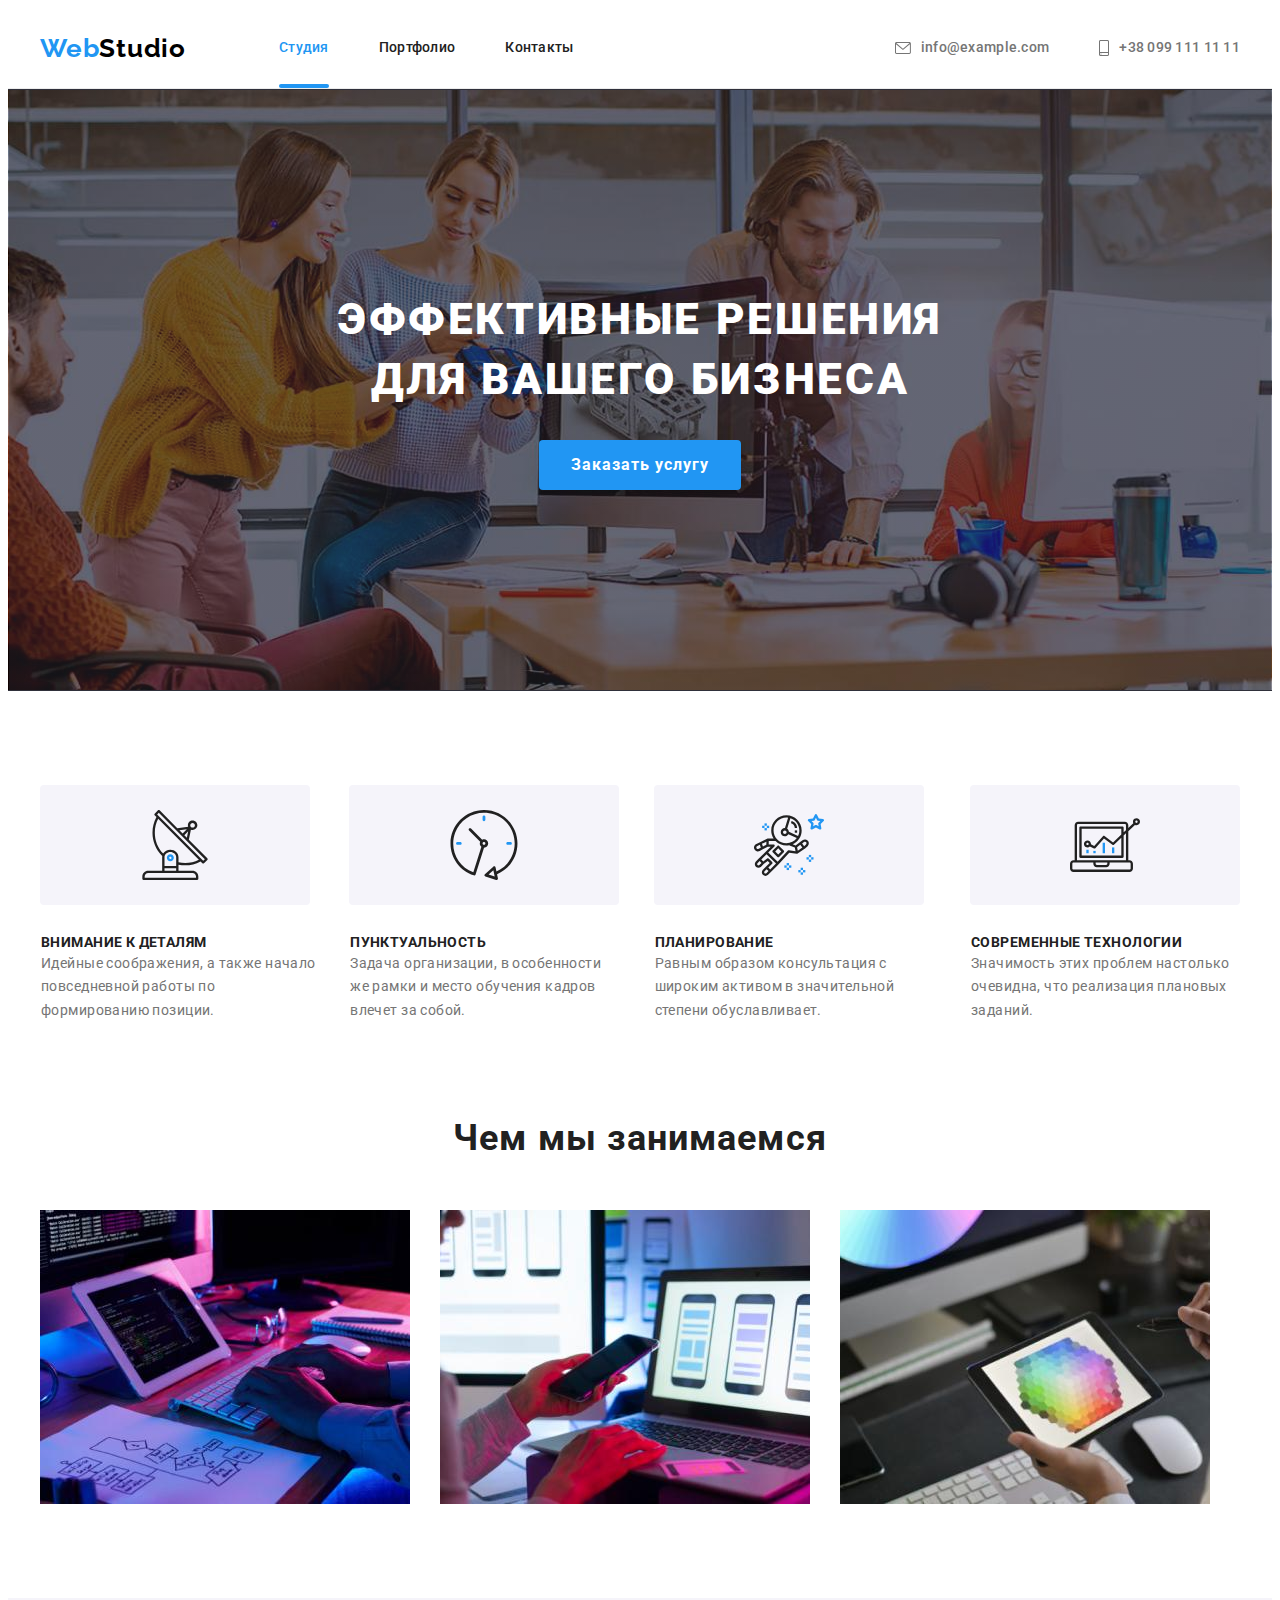
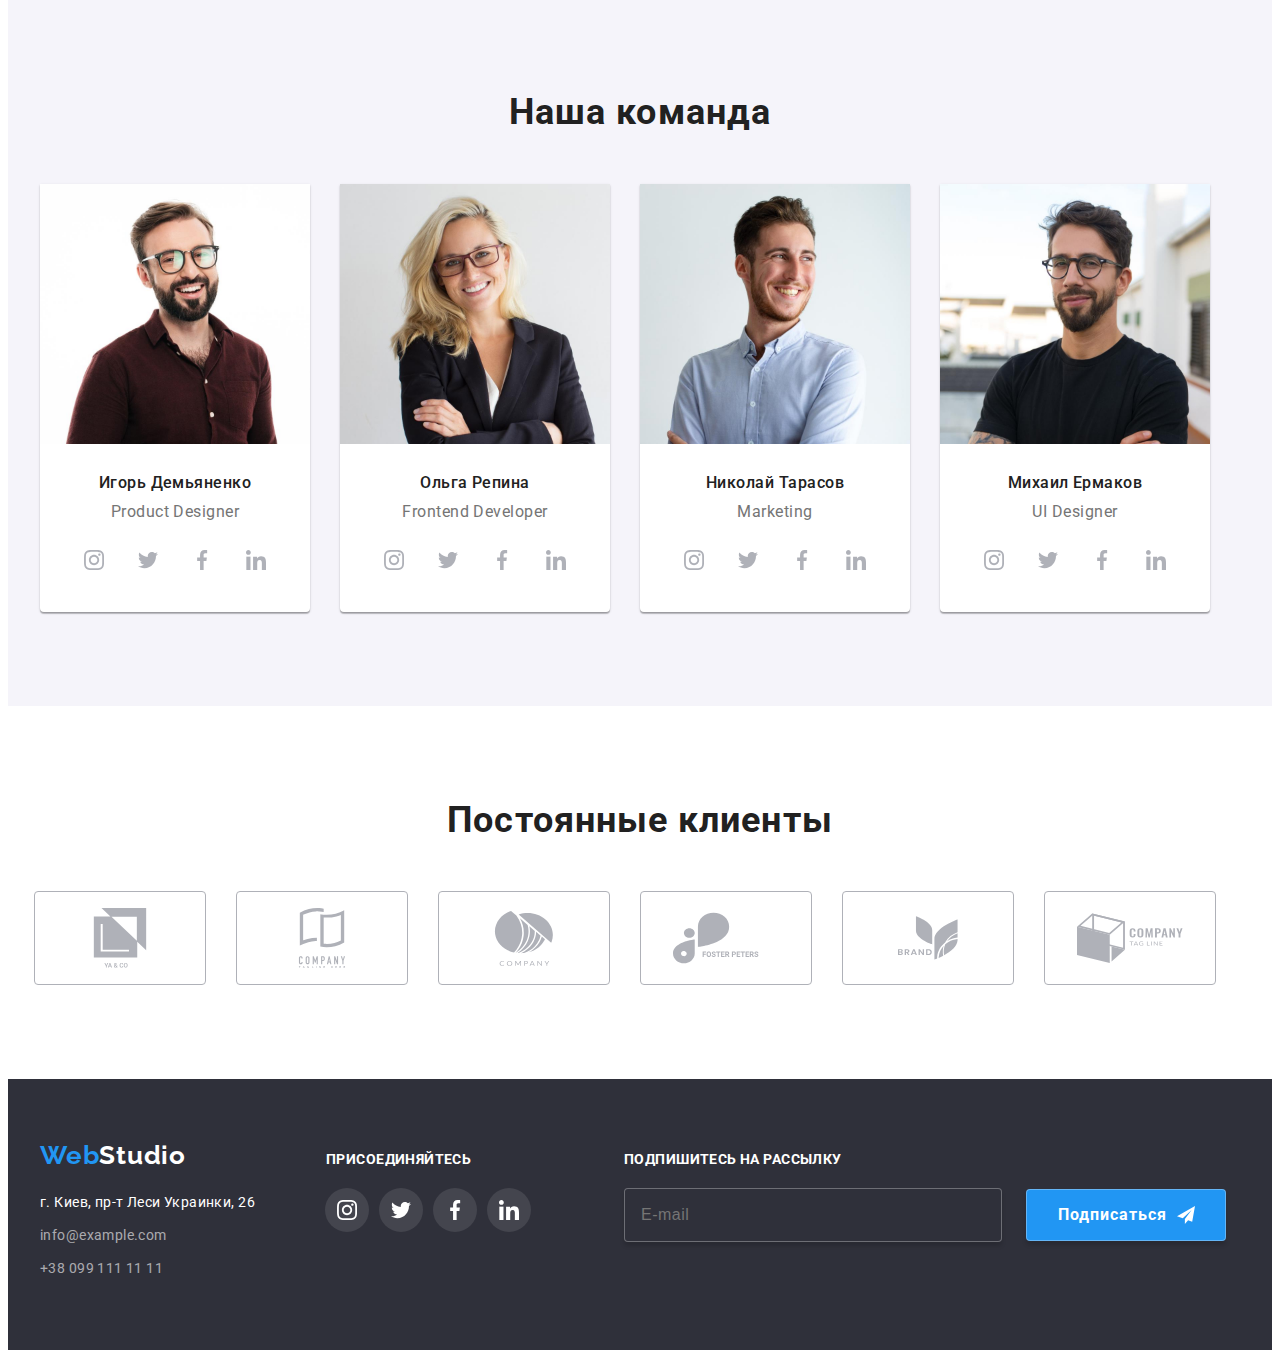
<file: index.html>
<!DOCTYPE html>
<html lang="ru">

<head>
    <meta charset="UTF-8">
    <meta http-equiv="X-UA-Compatible" content="IE=edge">
    <meta name="viewport" content="width=device-width, initial-scale=1.0">
    <title>WebStudio</title>
    <link rel="stylesheet" href="https://cdnjs.cloudflare.com/ajax/libs/modern-normalize/1.1.0/modern-normalize.min.css"
        integrity="sha512-wpPYUAdjBVSE4KJnH1VR1HeZfpl1ub8YT/NKx4PuQ5NmX2tKuGu6U/JRp5y+Y8XG2tV+wKQpNHVUX03MfMFn9Q=="
        crossorigin="anonymous" referrerpolicy="no-referrer" />
    <link rel="preconnect" href="https://fonts.googleapis.com">
    <link rel="preconnect" href="https://fonts.gstatic.com" crossorigin>
    <link
        href="https://fonts.googleapis.com/css2?family=Raleway:wght@700&family=Roboto:wght@400;500;700;900&display=swap"
        rel="stylesheet">
    <link rel="stylesheet" href="./css/styles.css" />
</head>

<body>

    <!-- Шапка сайта -->

    <header class="header">
        <div class="container header-navigation">
            <nav class="header-navigation">
                <a class="logo link" href="https://irynakozhukh.github.io/goit-markup-hw-06/index.html"><span
                        class="header-logo">Web</span>Studio</a>
                <ul class="header-list list">
                    <li class="header-item"><a href="https://irynakozhukh.github.io/goit-markup-hw-06/index.html"
                            class="header-link link current">Студия</a></li>
                    <li class="header-item"><a href="https://irynakozhukh.github.io/goit-markup-hw-06/portfolio.html"
                            class="header-link link">Портфолио</a></li>
                    <li class="header-item"><a href="https://irynakozhukh.github.io/goit-markup-hw-06/"
                            class="header-link link">Контакты</a></li>
                </ul>
            </nav>
            <ul class="list header-list header-link-style">
                <li class="header-item">
                    <a class="link header-link contacts"
                        href="mailto:info@example.com">
                        <svg class="envelope">
                            <use href="./images/icons.svg#icon-envelope"></use>
                        </svg>info@example.com</a>
                </li>
                <li class="header-item">
                    <a class="link header-link contacts" href="tel:+380991111111">
                        <svg class="smartphone">
                    <use href="./images/icons.svg#icon-smartphone-9"></use>
                        </svg>+38 099 111 11 11</a>
                </li>
            </ul>
        </div>
    </header>

    <main>

        <!-- Герой -->

        <section class="hero section">
            <div class="container">
                <h1 class="hero-title">Эффективные решения для вашего бизнеса</h1>
                <button class="hero-btn" type="button" data-modal-open>Заказать услугу</button>
            </div>
        </section>

        <!--СофтСкилы компании-->

        <section class="section">
            <h2 class="soft-title-text visually-hidden">Преимущества в сотрудничестве</h2>
            <div class="container">
                <ul class="soft-list list">
                    <li class="soft-pre-title">
                        <a href="" class="soft-link">
                            <svg width="70" height="70">
                                <use href="./images/icons.svg#icon-antenna">
                                </use>
                            </svg>
                        </a>
                        <h3 class="soft-title">Внимание к деталям</h3>
                        <p class="soft-after-title">Идейные соображения, а также начало повседневной работы по
                            формированию позиции.</p>
                    </li>
                    <li class="soft-pre-title">
                        <a href="" class="soft-link">
                            <svg width="70" height="70">
                                <use href="./images/icons.svg#icon-clock">
                                </use>
                            </svg>
                        </a>
                        <h3 class="soft-title">Пунктуальность</h3>
                        <p class="soft-after-title">Задача организации, в особенности же рамки и место обучения кадров
                            влечет за собой.</p>
                    </li>
                    <li class="soft-pre-title">
                        <a href="" class="soft-link">
                            <svg width="70" height="70">
                                <use href="./images/icons.svg#icon-astronaut">
                                </use>
                            </svg>
                        </a>
                        <h3 class="soft-title">Планирование</h3>
                        <p class="soft-after-title">Равным образом консультация с широким активом в значительной степени
                            обуславливает.</p>
                    </li>
                    <li class="soft-pre-title">
                        <a href="" class="soft-link">
                            <svg width="70" height="70">
                                <use href="./images/icons.svg#icon-diagram">
                                </use>
                            </svg>
                        </a>
                        <h3 class="soft-title">Современные технологии</h3>
                        <p class="soft-after-title">Значимость этих проблем настолько очевидна, что реализация плановых
                            заданий.</p>
                    </li>
                </ul>
            </div>
        </section>

        <!--Эбаут-->

        <section class="section about">
            <div class="container">
                <h2 class="about-title">Чем мы занимаемся</h2>
                <ul class="about-list list">
                    <li class="about-item">
                        <img src="./images/box1.jpg" alt="разработчик пишет программу; на столе лежит проект, 
            клавиатура, планшет, очки, тетрадь с карандашем, стоят два монитора." width="370" height="294">
                    </li>
                    <li class="about-item">
                        <img src="./images/box2.jpg"
                            alt="Разработчик мобильных приложений держит в руке смартфон смотря на экран монитора."
                            width="370" height="294">
                    </li>
                    <li class="about-item">
                        <img src="./images/box3.jpg"
                            alt="Дизайнер держит в руке планшет, на котором изображена палитра цветов." width="370"
                            height="294">
                    </li>
                </ul>
            </div>
        </section>

        <!--Тим-->

        <section class="section galery">
            <div class="container">
                <h2 class="galery-title">Наша команда</h2>
                <ul class="galery-list list">
                    <li class="galery-item">
                        <div class="galery-style">
                            <img class="images" src="./images/igor.jpg" alt="Мужчина в очках с бородой улыбается."
                                width="270" height="260">
                            <div class="card-body">
                                <h3 class="galery-text">Игорь Демьяненко</h3>
                                <p class="galery-eng-text" lang="en">Product Designer</p>
                                <ul class="team-social-list list">
                                    <li class="team-social-item">
                                        <a href="" class="team-social-link">
                                            <svg class="team-social-icon" width="20" height="20">
                                                <use href="./images/icons.svg#icon-instagram"
                                                ></use>
                                            </svg>
                                        </a>                                    
                                    </li>
                                    <li class="team-social-item">
                                        <a href="" class="team-social-link">
                                            <svg class="team-social-icon" width="20" height="20">
                                                <use href="./images/icons.svg#icon-twitter">
                                                </use>
                                            </svg>
                                        </a>
                                    </li>
                                    <li class="team-social-item">
                                        <a href="" class="team-social-link">
                                            <svg class="team-social-icon" width="20" height="20">
                                                <use href="./images/icons.svg#icon-facebook">
                                                </use>
                                            </svg>
                                        </a>
                                    </li>
                                    <li class="team-social-item">
                                        <a href="" class="team-social-link">
                                            <svg class="team-social-icon" width="20" height="20">
                                                <use href="./images/icons.svg#icon-linkedin">
                                                </use>
                                            </svg>
                                        </a>
                                    </li>
                                </ul>
                            </div>
                        </div>
                    </li>
                    <li class="galery-item">
                        <div class="galery-style">
                            <img class="images" src="./images/olga.jpg" alt="Девушка-блондинка сияет улыбкой."
                                width="270" height="260">
                            <div class="card-body">
                                <h3 class="galery-text">Ольга Репина</h3>
                                <p class="galery-eng-text" lang="en">Frontend Developer</p>
                                <ul class="team-social-list list">
                                    <li class="team-social-item">
                                        <a href="" class="team-social-link">
                                            <svg class="team-social-icon" width="20" height="20">
                                                <use href="./images/icons.svg#icon-instagram"></use>
                                            </svg>
                                        </a>
                                    </li>
                                    <li class="team-social-item">
                                        <a href="" class="team-social-link">
                                            <svg class="team-social-icon" width="20" height="20">
                                                <use href="./images/icons.svg#icon-twitter">
                                                </use>
                                            </svg>
                                        </a>
                                    </li>
                                    <li class="team-social-item">
                                        <a href="" class="team-social-link">
                                            <svg class="team-social-icon" width="20" height="20">
                                                <use href="./images/icons.svg#icon-facebook">
                                                </use>
                                            </svg>
                                        </a>
                                    </li>
                                    <li class="team-social-item">
                                        <a href="" class="team-social-link">
                                            <svg class="team-social-icon" width="20" height="20">
                                                <use href="./images/icons.svg#icon-linkedin">
                                                </use>
                                            </svg>
                                        </a>
                                    </li>
                                </ul>
                            </div>
                        </div>
                    </li>
                    <li class="galery-item">
                        <div class="galery-style">
                            <img class="images" src="./images/nikolai.jpg"
                                alt="Рыжеволосый парень смотрит в сторону илыбаясь." width="270" height="260">
                            <div class="card-body">
                                <h3 class="galery-text">Николай Тарасов</h3>
                                <p class="galery-eng-text" lang="en">Marketing</p>
                                <ul class="team-social-list list">
                                    <li class="team-social-item">
                                        <a href="" class="team-social-link">
                                            <svg class="team-social-icon" width="20" height="20">
                                                <use href="./images/icons.svg#icon-instagram"></use>
                                            </svg>
                                        </a>
                                    </li>
                                    <li class="team-social-item">
                                        <a href="" class="team-social-link">
                                            <svg class="team-social-icon" width="20" height="20">
                                                <use href="./images/icons.svg#icon-twitter">
                                                </use>
                                            </svg>
                                        </a>
                                    </li>
                                    <li class="team-social-item">
                                        <a href="" class="team-social-link">
                                            <svg class="team-social-icon" width="20" height="20">
                                                <use href="./images/icons.svg#icon-facebook">
                                                </use>
                                            </svg>
                                        </a>
                                    </li>
                                    <li class="team-social-item">
                                        <a href="" class="team-social-link">
                                            <svg class="team-social-icon" width="20" height="20">
                                                <use href="./images/icons.svg#icon-linkedin">
                                                </use>
                                            </svg>
                                        </a>
                                    </li>
                                </ul>
                            </div>
                        </div>
                    </li>
                    <li class="galery-item">
                        <div class="galery-style">
                            <img class="images" src="./images/michail.jpg"
                                alt="Мужчина в очках подозрительно ухмыляется." width="270" height="260">
                            <div class="card-body">
                                <h3 class="galery-text">Михаил Ермаков</h3>
                                <p class="galery-eng-text" lang="en">UI Designer</p>
                                <ul class="team-social-list list">
                                    <li class="team-social-item">
                                        <a href="" class="team-social-link">
                                            <svg class="team-social-icon" width="20" height="20">
                                                <use href="./images/icons.svg#icon-instagram"></use>
                                            </svg>
                                        </a>
                                    </li>
                                    <li class="team-social-item">
                                        <a href="" class="team-social-link">
                                            <svg class="team-social-icon" width="20" height="20">
                                                <use href="./images/icons.svg#icon-twitter">
                                                </use>
                                            </svg>
                                        </a>
                                    </li>
                                    <li class="team-social-item">
                                        <a href="" class="team-social-link">
                                            <svg class="team-social-icon" width="20" height="20">
                                                <use href="./images/icons.svg#icon-facebook">
                                                </use>
                                            </svg>
                                        </a>
                                    </li>
                                    <li class="team-social-item">
                                        <a href="" class="team-social-link">
                                            <svg class="team-social-icon" width="20" height="20">
                                                <use href="./images/icons.svg#icon-linkedin">
                                                </use>
                                            </svg>
                                        </a>
                                    </li>
                                </ul>
                            </div>
                        </div>
                    </li>
                </ul>
            </div>
        </section>
    <!-- Клиэнтс -->
        <section class="section">
            <div class="container">
                <h2 class="clients-title">Постоянные клиенты</h2>
                    <ul class="clients list ">
                        <li class="clients-list">
                            <a href="" class="clients-item">
                                <svg class="clients-icon" width="170" height="92">
                                    <use href="./images/icons.svg#icon-group-1">
                                    </use>
                                </svg>
                            </a>
                        </li>
                        <li class="clients-list">
                            <a href="" class="clients-item">
                                <svg class="clients-icon" width="170" height="92">
                                    <use href="./images/icons.svg#icon-group-2">
                                    </use>
                                </svg>
                            </a>
                        </li>
                        <li class="clients-list">
                            <a href="" class="clients-item">
                                <svg class="clients-icon" width="170" height="92">
                                    <use href="./images/icons.svg#icon-group-3">
                                    </use>
                                </svg>
                            </a>
                        </li>
                        <li class="clients-list">
                            <a href="" class="clients-item">
                                <svg class="clients-icon" width="170" height="92">
                                    <use href="./images/icons.svg#icon-group-4">
                                    </use>
                                </svg>
                            </a>
                        </li>
                        <li class="clients-list">
                            <a href="" class="clients-item">
                                <svg class="clients-icon" width="170" height="92">
                                    <use href="./images/icons.svg#icon-group-5">
                                    </use>
                                </svg>
                            </a>
                        </li>
                        <li class="clients-list">
                            <a href="" class="clients-item">
                                <svg class="clients-icon" width="170" height="92">
                                    <use href="./images/icons.svg#icon-group-6">
                                    </use>
                                </svg>
                            </a>
                        </li>
                    </ul>
            </div>

        </section>
    </main>
    <!-- Футер -->

    <footer class="footer">
        <div class="container">
            <div class="footer-navigation">
                <a class="logo link footer-logo" href=""><span class="header-logo">Web</span>Studio</a>
                    <address class="address-link">
                    <ul class="footer-link list">
                    <li><a class="footer-address-color link" href="https://goo.gl/maps/vSzQUJ8hVPghcMWJ7" target="_blank"
                            rel="noopener noreferrer">г. Киев, пр-т Леси Украинки,
                            26</a></li>
                    <li class="footer-link"><a class="footer-link contacts link"
                            href="mailto:info@example.com">info@example.com</a></li>
                    <li class="footer-link"><a class="footer-link contacts link" href="tel:+380991111111">+38 099 111 11 11</a>
                    </li>
                    </ul>
                    </address>
            </div>
            <div class="footer-social-icons">
                <p class="footer-text">присоединяйтесь</p>
                <ul class="list footer-social-list">
                    <li class="footer-social-item">
                    <a href="" class="footer-social-link">
                        <svg class="footer-icons" width="20" height="20">
                            <use href="./images/icons.svg#icon-instagram"></use>
                        </svg>
                    </a>
                    </li>
                    <li class="footer-social-item">
                    <a href="" class="footer-social-link">
                        <svg class="footer-icons" width="20" height="20">
                            <use href="./images/icons.svg#icon-twitter"></use>
                        </svg>
                    </a>
                    </li>
                    <li class="footer-social-item">
                    <a href="" class="footer-social-link">
                        <svg class="footer-icons" width="20" height="20">
                            <use href="./images/icons.svg#icon-facebook"></use>
                        </svg>
                    </a>
                    </li>
                    <li class="footer-social-item">
                    <a href="" class="footer-social-link">
                        <svg class="footer-icons" width="20" height="20">
                            <use href="./images/icons.svg#icon-linkedin"></use>
                        </svg>
                    </a>
                    </li>
                </ul>
            </div>
            <form class="down-contact">
                <label class="footer-modal">
                <span class="footer-text">Подпишитесь на рассылку</span>
                <input class="footer-modal-text" type="user-email" name="email" placeholder="E-mail">
                </label>
                <button type="submit" class="button footer-btn">
                <span class="form-btn-text">Подписаться</span>
                <svg class="input-footer-icon" width="18" height="18">
                <use href="./images/icons.svg#icon-send"></use>
                </svg>
                </button>
            </form>
        </div>
    </footer>
<div class="backdrop is-hidden" data-modal>
<div class="modal is-hidden" data-form-modal>
    <button type="button" class="modal-close" data-modal-close>
        <svg class="close-icon" width="18" height="18">
            <use href="./images/icons.svg#icon-close"></use>
        </svg>
    </button>
    <p class="modal-title">Оставьте свои данные, мы вам перезвоним</p>
    <form action="#" class="modal-form">
        <label class="modal-form-field">
            <label for="user-name" class="modal-label">Имя</label>
            <div class="input-wrap">
                <input type="text" name="user-name" class="modal-input" id="user-name" />
                <svg class="input-icon" width="18" height="18">
                <use href="./images/icons.svg#icon-person-black"></use>
            </svg>
            </div>
        </label>
        <div class="modal-form-field">
        <label for="user-tel" class="modal-label">Телефон</label>
            <div class="input-wrap">
                <input type="tel" name="user-tel" class="modal-input" id="user-tel" />
                <svg class="input-icon" width="18" height="18">
                <use href="./images/icons.svg#icon-phone-black"></use>
                </svg>
            </div>
        </div>
        <div class="modal-form-field">
        <label for="user-email" class="modal-label">Почта</label> 
            <div class="input-wrap">
                <input type="email" name="user-email" class="modal-input" id="user-email" />
                <svg class="input-icon" width="18" height="18">
                <use href="./images/icons.svg#icon-email-black"></use>
                </svg>
            </div>
        </div>
        <div class="modal-form-field">
        <label for="user-text" class="modal-label">Комментарий</label>
            <textarea name="user-text" id="user-comment" class="modal-text" placeholder="Введите текст"></textarea>
        </div>
        <div class="modal-form-field">
            <input type="checkbox" name="policy" id="modal-check" class="modal-check visually-hidden" />
            <label for="modal-check" class="check-text">
                <span class="checkbox-text">
                    <svg class="icon-check">
                        <use href="./images/icons.svg#icon-vector"></use>
                    </svg></span>
                Соглашаюсь с рассылкой и принимаю<a class="checkbox-text-accent" href="">Условия договора</a></label>
        </div>
        <button type="submit" class="modal-btn">Отправить</button>
    </form>

</div>
</div>
<script src="./js/modal.js"></script>
</body>

</html>
</file>
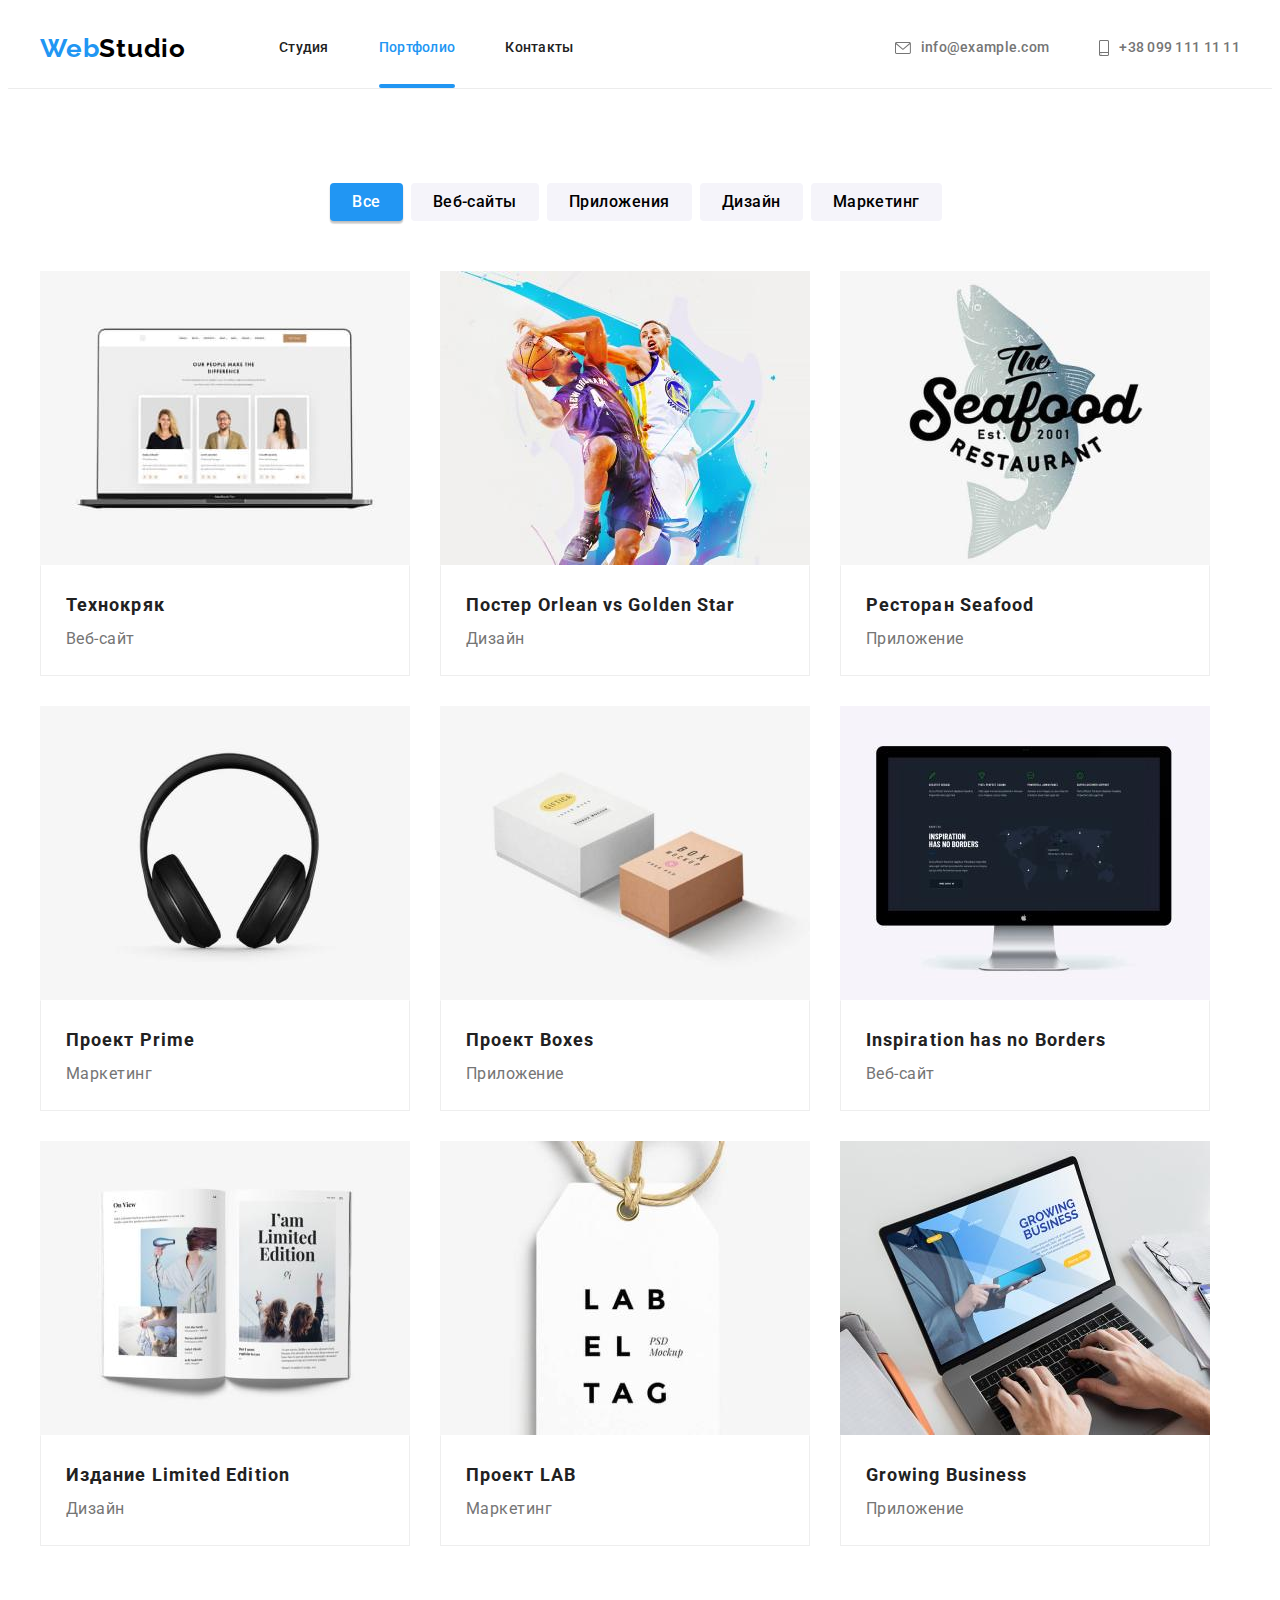
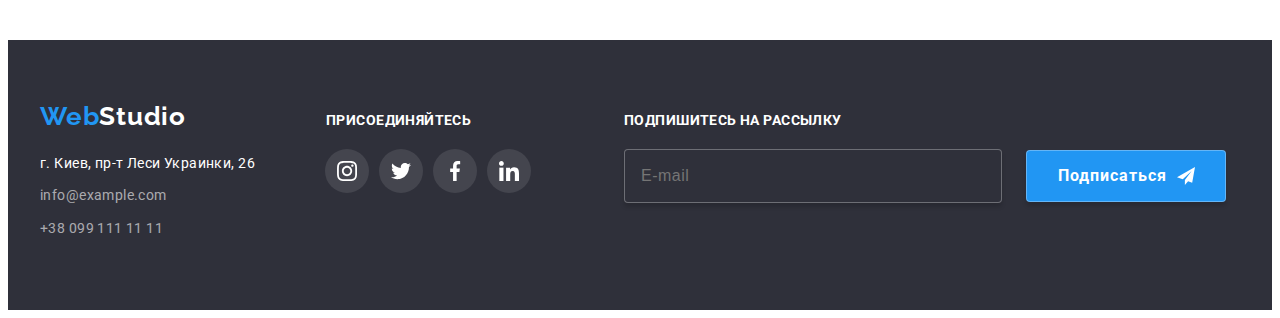
<file: portfolio.html>
<!DOCTYPE html>
<html lang="ru">
<head>
    <meta charset="UTF-8">
    <meta http-equiv="X-UA-Compatible" content="IE=edge">
    <meta name="viewport" content="width=device-width, initial-scale=1.0">
    <title>WebStudio</title>
    <link rel="stylesheet" href="https://cdnjs.cloudflare.com/ajax/libs/modern-normalize/1.1.0/modern-normalize.min.css"
        integrity="sha512-wpPYUAdjBVSE4KJnH1VR1HeZfpl1ub8YT/NKx4PuQ5NmX2tKuGu6U/JRp5y+Y8XG2tV+wKQpNHVUX03MfMFn9Q=="
        crossorigin="anonymous" referrerpolicy="no-referrer" />
    <link rel="preconnect" href="https://fonts.googleapis.com">
    <link rel="preconnect" href="https://fonts.gstatic.com" crossorigin>
    <link href="https://fonts.googleapis.com/css2?family=Raleway:wght@700&family=Roboto:wght@400;500;700;900&display=swap" rel="stylesheet">
    <link rel="stylesheet" href="./css/styles.css"/>
</head>
<body>

<!-- Шапка сайта -->

<header class="header">
    <div class="container header-navigation">
        <nav class="header-navigation">
        <a class="logo link" href="https://irynakozhukh.github.io/goit-markup-hw-06/index.html"><span class="header-logo">Web</span>Studio</a>
        <ul class="header-list list">
            <li class="header-item"><a href="./index.html" class="header-link link">Студия</a></li>
            <li class="header-item"><a href="./portfolio.html" class="header-link link current">Портфолио</a></li>
            <li class="header-item"><a href="" class="header-link link">Контакты</a></li>
        </ul>
        </nav>
        <ul class="list header-list header-link-style">
            <li class="header-item">
                <a class="link header-link contacts" href="mailto:info@example.com">
                    <svg class="envelope">
                        <use href="./images/icons.svg#icon-envelope"></use>
                    </svg>info@example.com</a>
            </li>
            <li class="header-item">
                <a class="link header-link contacts" href="tel:+380991111111">
                    <svg class="smartphone">
                        <use href="./images/icons.svg#icon-smartphone"></use>
                    </svg>+38 099 111 11 11</a>
            </li>
        </ul>
        </div>
</header>
<main>
<h1 class="soft-title-text visually-hidden">Портфолио</h1>
    <!-- Мейн-Батн-->

<section class="section portfolio">
        <div class="container">
            <ul class="list filter">
                <li class="portfolio-li"><button class="portfolio-btn current-btn" type="button">Все</button></li>
                <li class="portfolio-li"><button class="portfolio-btn" type="button">Веб-сайты</button></li>
                <li class="portfolio-li"><button class="portfolio-btn" type="button">Приложения</button></li>
                <li class="portfolio-li"><button class="portfolio-btn" type="button">Дизайн</button></li>
                <li class="portfolio-li"><button class="portfolio-btn" type="button">Маркетинг</button></li>
            </ul>
                <!-- Мейн-Портфолио-->

            <ul class="list items">
                <li class="portfolio-item">
                    <div class="portfolio-card">
                        <a class="link" href="https://irynakozhukh.github.io/goit-markup-hw-06/portfolio.html">
                            <div class="cadr-overflow">
                            <img class="images" src="./images/img-1.jpg" alt="Ноутбук с изображениями трех портфолио" width="370" height="294" />
                            <p class="portfolio-card-text">Технокряк это современная площадка распространения
                            коронавируса. Компании используют эту платформу для цифрового
                            шпионажа и атак на защищённые сервера конкурентов.</p>
                            </div>
                            <div class="card-body">
                                <h2 class="portfolio-titles">Технокряк</h2>
                                <p class="portfolio-after-titles">Веб-сайт</p>
                            </div>
                        </a>
                    </div>
                </li>
                <li class="portfolio-item"> 
                    <div class="portfolio-card">
                        <a class="link" href="https://irynakozhukh.github.io/goit-markup-hw-06/portfolio.html">
                            <div class="cadr-overflow">
                            <img class="images" src="./images/img-2.jpg" alt="Два баскетболиста в прыжке" width="370" height="294" />
                            <p class="portfolio-card-text">Lorem ipsum dolor sit amet consectetur adipisicing elit. A ab neque aperiam labore repellat corrupti iure nemo,
                                distinctio quaerat, accusamus laudantium odit reiciendis delectus eum.</p>
                            </div>
                            <div class="card-body">
                                <h2 class="portfolio-titles">Постер<span lang="en"> Orlean vs Golden Star</span></h2>
                                <p class="portfolio-after-titles">Дизайн</p>
                            </div>
                        </a>
                    </div>
                </li>
                <li class="portfolio-item">
                    <div class="portfolio-card">
                        <a class="link" href="https://irynakozhukh.github.io/goit-markup-hw-06/portfolio.html">
                            <div class="cadr-overflow">
                            <img class="images" src="./images/img-3.jpg" alt="Логотип ресторана Seafood" width="370" height="294" />
                            <p class="portfolio-card-text">Lorem ipsum dolor sit, amet consectetur adipisicing elit. Nesciunt totam exercitationem molestias, eveniet sequi,
                                laudantium velit qui impedit quisquam in? Ipsam, doloremque molestias! Blanditiis, ex accusamus.</p>
                            </div>
                            <div class="card-body">
                                <h2 class="portfolio-titles">Ресторан<span lang="en"> Seafood</span></h2>
                                <p class="portfolio-after-titles">Приложение</p>
                            </div>
                        </a>
                    </div>
                </li>
                <li class="portfolio-item">
                    <div class="portfolio-card">
                        <a class="link" href="https://irynakozhukh.github.io/goit-markup-hw-06/portfolio.html">
                            <div class="cadr-overflow">
                            <img class="images" src="./images/img-4.jpg" alt="Черные наушники" width="370" height="294"/>
                            <p class="portfolio-card-text">Lorem ipsum dolor sit amet consectetur adipisicing elit.
                                Corporis amet odio quidem asperiores voluptatem aliquam laudantium dolores omnis,
                                excepturi sint ea nostrum repudiandae et reiciendis.</p>
                            </div>
                            <div class="card-body">
                                <h2 class="portfolio-titles">Проект<span lang="en"> Prime</span></h2>
                                <p class="portfolio-after-titles">Маркетинг</p>
                            </div>
                        </a>
                    </div>
                </li>
                <li class="portfolio-item">
                    <div class="portfolio-card">
                        <a class="link" href="https://irynakozhukh.github.io/goit-markup-hw-06/portfolio.html">
                            <div class="cadr-overflow">
                            <img class="images" src="./images/img-5.jpg" alt="Лежат две коробки белого и коричневого цвета с надписями и логотипами" width="370" height="294"/>
                            <p class="portfolio-card-text">Lorem ipsum dolor sit amet consectetur adipisicing elit.
                                Corporis amet odio quidem asperiores voluptatem aliquam laudantium dolores omnis,
                                excepturi sint ea nostrum repudiandae et reiciendis accusamus id aperiam voluptate.</p>
                            </div>
                            <div class="card-body">
                                <h2 class="portfolio-titles">Проект<span lang="en"> Boxes</span></h2>
                                <p class="portfolio-after-titles">Приложение</p>
                            </div>
                        </a>
                    </div>
                </li>
                <li class="portfolio-item">
                    <div class="portfolio-card">
                        <a class="link" href="https://irynakozhukh.github.io/goit-markup-hw-06/portfolio.html">
                            <div class="cadr-overflow">
                            <img class="images" src="./images/img-6.jpg" alt="Монитор с изображением веб-сайта" width="370" height="294"/>
                            <p class="portfolio-card-text">Lorem ipsum dolor sit amet consectetur adipisicing elit. Quam sequi, impedit quaerat consectetur eum tenetur ea,
                                et reiciendis voluptas deleniti eligendi inventore asperiores ratione ipsum.</p>
                            </div>
                            <div class="card-body">
                                <h2 class="portfolio-titles" lang="en">Inspiration has no Borders</h2>
                                <p class="portfolio-after-titles">Веб-сайт</p>
                            </div>
                        </a>
                    </div>
                </li>
                <li class="portfolio-item">
                    <div class="portfolio-card">
                        <a class="link" href="https://irynakozhukh.github.io/goit-markup-hw-06/portfolio.html">
                            <div class="cadr-overflow">
                            <img class="images" src="./images/img-7.jpg" alt="Раскрытый журнал с дизайном в голубо-бело-серых тонах" width="370" height="294"/>
                            <p class="portfolio-card-text">Lorem ipsum dolor sit amet consectetur adipisicing elit. Ut perspiciatis ex fugit optio! Quis, quam! Inventore, nemo fuga! 
                                Veritatis necessitatibus minus quo quibusdam esse voluptatibus.</p>
                            </div>
                            <div class="card-body">
                                <h2 class="portfolio-titles">Издание<span lang="en"> Limited Edition</span></h2>
                                <p class="portfolio-after-titles">Дизайн</p>
                            </div>
                        </a>
                    </div>
                </li>
                <li class="portfolio-item">
                    <div class="portfolio-card">
                        <a class="link" href="https://irynakozhukh.github.io/goit-markup-hw-06/portfolio.html">
                            <div class="cadr-overflow">
                            <img class="images" src="./images/img-8.jpg" alt="Бирка с надписью: LAB EL TAG" width="370" height="294"/>
                            <p class="portfolio-card-text">Lorem ipsum dolor, sit amet consectetur adipisicing elit. Tempora quae repudiandae, 
                                minima reprehenderit eius autem iste quod amet rerum, officia, sed labore alias eligendi nemo!</p>
                            </div>
                            <div class="card-body">
                                <h2 class="portfolio-titles">Проект<span lang="en"> LAB</span></h2>
                                <p class="portfolio-after-titles">Маркетинг</p>
                            </div>
                        </a>
                    </div>
                </li>
                <li class="portfolio-item">
                    <div class="portfolio-card">
                        <a class="link" href="https://irynakozhukh.github.io/goit-markup-hw-06/portfolio.html">
                            <div class="cadr-overflow">
                            <img class="images" src="./images/img-9.jpg" alt="Ноутбук с изображением веб-сайта Growing Business" width="370" height="294"/>
                            <p class="portfolio-card-text">Lorem ipsum dolor sit amet consectetur adipisicing elit. 
                                Voluptate, architecto et voluptas odio voluptates doloribus optio illum facilis nam explicabo distinctio. 
                                Quam nemo sapiente enim.</p>
                            </div>
                            <div class="card-body">
                                <h2 class="portfolio-titles" lang="en">Growing Business</h2>
                                <p class="portfolio-after-titles">Приложение</p>
                            </div>
                        </a>
                    </div>
                </li>
            </ul>
        </div>
</section>

</main>
<!-- Футер -->

<footer class="footer">
    <div class="container">
        <div class="footer-navigation">
            <a class="logo link footer-logo" href=""><span class="header-logo">Web</span>Studio</a>
            <address class="address-link">
                <ul class="footer-link list">
                    <li><a class="footer-address-color link" href="https://goo.gl/maps/vSzQUJ8hVPghcMWJ7"
                            target="_blank" rel="noopener noreferrer">г. Киев, пр-т Леси Украинки,
                            26</a></li>
                    <li class="footer-link"><a class="footer-link contacts link"
                            href="mailto:info@example.com">info@example.com</a></li>
                    <li class="footer-link"><a class="footer-link contacts link" href="tel:+380991111111">+38 099 111 11
                            11</a>
                    </li>
                </ul>
            </address>
        </div>
        <div class="footer-social-icons">
            <p class="footer-text">присоединяйтесь</p>
            <ul class="list footer-social-list">
                <li class="footer-social-item">
                    <a href="" class="footer-social-link">
                        <svg class="footer-icons" width="20" height="20">
                            <use href="./images/icons.svg#icon-instagram"></use>
                        </svg>
                    </a>
                </li>
                <li class="footer-social-item">
                    <a href="" class="footer-social-link">
                        <svg class="footer-icons" width="20" height="20">
                            <use href="./images/icons.svg#icon-twitter"></use>
                        </svg>
                    </a>
                </li>
                <li class="footer-social-item">
                    <a href="" class="footer-social-link">
                        <svg class="footer-icons" width="20" height="20">
                            <use href="./images/icons.svg#icon-facebook"></use>
                        </svg>
                    </a>
                </li>
                <li class="footer-social-item">
                    <a href="" class="footer-social-link">
                        <svg class="footer-icons" width="20" height="20">
                            <use href="./images/icons.svg#icon-linkedin"></use>
                        </svg>
                    </a>
                </li>
            </ul>
        </div>
        <form class="down-contact">
            <label class="footer-modal">
                <span class="footer-text">Подпишитесь на рассылку</span>
                <input class="footer-modal-text" type="user-email" name="email" placeholder="E-mail">
            </label>
            <button type="submit" class="button footer-btn">
                <span class="form-btn-text">Подписаться</span>
                <svg class="input-footer-icon" width="18" height="18">
                    <use href="./images/icons.svg#icon-send"></use>
                </svg>
            </button>
        </form>
    </div>
</footer>
</body>

</html>
</file>
<file: css/styles.css>
:root {
  --first-text-color: #212121;
  --second-text-color: #757575;
  --third-text-color: #ffffff;
  --first-logo-color: #000000;
  --second-logo-color: #ffffff;
  --accent-color: #2196f3;
  --hero-color: #ffffff;
  --main-title-color: #212121;
  --second-title-color: #212121;
  --links-color: rgba(255, 255, 255, 0.6);
  --function: cubic-bezier(0.4, 0, 0.2, 1);
  --duration: 250ms;
}

p,
h1,
h2,
h3,
h4,
h5,
h6 {
  margin: 1px;
}
ul {
  margin: 0;
  padding: 0;
  list-style: none;
}
img {
  display: block;
}
address {
  font-style: normal;
}
body {
  font-family: "Roboto", sans-serif;
  letter-spacing: 0.02em;
  color: var(--second-text-color);
  background-color: var(--hero-color);
}

.container {
  width: 1200px;
  padding: 0 15px;
  margin: 0 auto;
}
.container > .hero-btn {
  margin: inherit;
}
.section {
  padding-top: 94px;
  padding-bottom: 94px;
  text-align: center;
}
.section.hero {
  padding-top: 200px;
  padding-bottom: 200px;
  border: 1px solid transparent;
}
.images {
  display: block;
  max-width: 100%;
  height: auto;
}
.section-nopaddingtop {
  padding-top: 0;
}
.link {
  text-decoration: none;
}
.list {
  margin-top: 0;
  margin-bottom: 0;
  padding: 0;
  list-style: none;
}
.visually-hidden {
  position: absolute;
  white-space: nowrap;
  width: 1px;
  height: 1px;
  overflow: hidden;
  border: 0;
  padding: 0;
  clip: rect(0 0 0 0);
  clip-path: inset(50%);
  margin: -1px;
}

/*-------Хедер-------*/

.logo {
  display: block;
  margin-right: 93px;
  padding-top: 24px;
  padding-bottom: 24px;
  font-family: Raleway, sans-serif;
  font-weight: 700;
  font-size: 26px;
  line-height: 1.19;
  letter-spacing: 0.03em;
  color: var(--first-logo-color);
}
.header-logo {
  color: var(--accent-color);
}
.header-link {
  font-weight: 500;
  font-size: 14px;
  line-height: 1.14;
  letter-spacing: 0.02em;
  color: var(--first-text-color);
  transition: color var(--duration) linear;
  position: relative;
}
.header-link:hover,
.header-link:focus {
  color: var(--accent-color);
}
.header-link.current::after {
  content: '';
  width: 100%;
  height: 4px;
  background-color: var(--accent-color);
  border-radius: 2px;
  left: 0;
  bottom: 0;
  position: absolute;

}
.header-link-style {
  font-weight: 500;
  font-size: 14px;
  line-height: 1.14;
  letter-spacing: 0.02em;
  color: var(--second-text-color);
}
.current {
  color: var(--accent-color);
}
.contacts {
  color: var(--second-text-color);
  transition: color var(--duration) linear;
}
.contacts:active,
.contacts:hover,
.contacts:focus {
  color: var(--accent-color);
}
.header {
  border-bottom: 1px solid #ececec;
}
.container.header-navigation {
  min-height: 80px;
}
.container.header-navigation > .header-navigation {
  margin-right: auto;
}
.header-navigation,
.items,
.header-list {
  display: flex;
  align-items: center;
  flex-wrap: wrap;
}
.header-item > .link {
  display: flex;
  align-items: center;
  padding-top: 32px;
  padding-bottom: 32px;
}
.header-list > .portfolio-item:not(:nth-last-child(-n + 3)) {
  margin-bottom: 30px;
}
.header-list > .header-item:not(:last-child) {
  margin-right: 50px;
}
.envelope, .smartphone {
  margin-right: 10px;
  fill: currentColor;
}
.smartphone {
  width: 10px;
  height: 16px;
}
.envelope {
  width: 16px;
  height: 12px; 
}
/*-------Герой-------*/
.hero {
  background-color: #2f303a;
  background-image: linear-gradient(
      rgba(47, 48, 58, 0.4),
      rgba(47, 48, 58, 0.4)
    ),
    url(../images/backgroung-img.jpg);
  background-repeat: no-repeat;
  background-position: center;
  background-size: cover;
}
.hero-title {
  width: 696px;
  margin: 0 auto 30px;
  padding: 0;
  font-weight: 900;
  font-size: 44px;
  line-height: 1.36;
  text-align: center;
  letter-spacing: 0.06em;
  text-transform: uppercase;
  color: var(--hero-color);
}
.hero-btn {
  cursor: pointer;
  padding-left: 32px;
  padding-right: 32px;
  padding-top: 10px;
  padding-bottom: 10px;
  font-weight: 700;
  font-family: inherit;
  font-size: 16px;
  line-height: 1.87;
  display: flex;
  border: none;
  align-items: center;
  text-align: center;
  letter-spacing: 0.06em;
  background-color: var(--accent-color);
  box-shadow: 0px 4px 4px rgba(0, 0, 0, 0.15);
  border-radius: 4px;
  color: var(--third-text-color);
  transition: color var(--duration) linear;
}
.hero-btn:active {
  color: var(--links-color);
}

/*-------СофтСкилс-------*/

.soft-title-text {
  width: 696px;
  margin: 0 auto 30px;
  padding: 0;
  color: var(--hero-color);
  font-weight: 900;
  font-size: 44px;
  line-height: 1.36;
  letter-spacing: 0.06em;
  text-transform: uppercase;
}
.soft-title {
  font-size: 14px;
  line-height: 1.14;
  letter-spacing: 0.03em;
  text-transform: uppercase;
  color: var(--main-title-color);
}
.soft-after-title {
  font-size: 14px;
  line-height: 1.71;
  letter-spacing: 0.03em;
  color: var(--second-text-color);
}
.soft-list,
.filter,
.about-list,
.about-item,
.galery-list {
  display: flex;
  align-items: center;
  text-align: left;
}
.filter {
  justify-content: center;
  margin-bottom: 50px;
}
.filter > .item:not(:last-child) {
  margin-right: 5px;
}
.items {
  text-align: center;
}
.items > .header-item:not(:last-child) {
  margin-right: 50px;
}
.items > .portfolio-item:not(:nth-child(3n)) {
  margin-right: 30px;
}
.items > .portfolio-item:not(:nth-last-child(-n + 3)) {
  margin-bottom: 30px;
}
.soft-list > .item {
  width: 270px;
}
.soft-list > .soft-pre-title:not(:last-child),
.about-list > .about-item:not(:last-child),
.galery-list > .galery-item:not(:last-child) {
  margin-right: 30px;
}
.soft-link {
  display: flex;
  justify-content: center;
  align-items: center;
  width: 270px;
  height: 120px;
  background: #f5f4fa;
  border-radius: 4px;
  margin-bottom: 30px;
}
/*-------Эбаут-------*/

.about {
  padding-top: 0;
}
.about-title,
.galery-title,
.clients-title {
  margin: 0 0 50px 0;
  font-weight: 700;
  font-size: 36px;
  line-height: 1.16;
  text-align: center;
  letter-spacing: 0.03em;
  color: var(--second-title-color);
}

/*-------ТимГелери-------*/

.galery {
  background-color: #f5f4fa;
}
.galery-style {
  background-color: var(--third-text-color);
  box-shadow: 0px 1px 3px rgba(0, 0, 0, 0.12), 0px 1px 1px rgba(0, 0, 0, 0.14),
    0px 2px 1px rgba(0, 0, 0, 0.2);
  border-radius: 0px 0px 4px 4px;
}
.galery-text {
  margin: 0 0 10px 0;
  font-weight: 500;
  font-size: 16px;
  line-height: 1.18;
  text-align: center;
  letter-spacing: 0.03em;
  color: var(--main-title-color);
}
.galery-eng-text {
  font-size: 16px;
  line-height: 1.18;
  text-align: center;
  letter-spacing: 0.03em;
  color: var(--second-text-color);
  margin-bottom: 16px;
}
.team-social-item,
.footer-social-item {
  width: 44px;
  height: 44px;
}
.footer-social-item {
  margin-bottom: ;
}
.team-social-item + .team-social-item {
  margin-left: 10px;
}
.team-social-link,
.footer-social-link {
  width: 100%;
  height: 100%;
  border-radius: 50%;
  display: flex;
  align-items: center;
  justify-content: center;
  transition: background-color var(--duration) linear, fill var(--duration) linear;
}
.team-social-link:hover,
.team-social-link:focus {
  background-color: var(--accent-color);
}
.team-social-link:hover .team-social-icon,
.team-social-link:focus .team-social-icon {
  fill: var(--second-logo-color);
}
.team-social-list,
.clients {
  display: flex;
  justify-content: center;
}
.team-social-icon {
  fill: #afb1b8;
}
/*-------Портфолио-------*/

.portfolio {
  background-color: var(--hero-color);
}
.portfolio-item {
  background-color: var(--hero-color);
}
.portfolio-item:hover .portfolio-card-text {
  transform: translateY(0);
}
.cadr-overflow {
  position: relative;
  overflow: hidden;
}
.portfolio-card-text {
  position: absolute;
  font-style: normal;
  font-weight: normal;
  top: 0;
  left: 0;
  font-size: 18px;
  line-height: 1.56;
  letter-spacing: 0.03em;
  padding: 63px 24px;
  text-align: left;
  background-color: rgba(33, 150, 243, 0.9);;
  color: var(--third-text-color);
  transform: translateY(100%);
  transition: transform var(--duration);
  overflow: auto;
}
.card-body {
  padding-top: 30px;
  padding-bottom: 30px;
}
.portfolio-card .card-body {
  border: 1px solid #eeeeee;
  border-top: 1px solid transparent;
  padding: 20px 24px;
  text-align: left;
  transition: box-shadow var(--duration) linear;
}

.portfolio-card:hover {
  box-shadow: 0 5px 5px rgba(0, 0, 0, 0.2);
}
.button {
  cursor: pointer;
  min-height: 38px;
  padding: 6px 22px;
  font-family: inherit;
  font-style: inherit;
  font-weight: 500;
  font-size: 16px;
  line-height: 1.62;
  letter-spacing: 0.03em;
  color: var(--current-title-color);
  background-color: var(--secondary-bg-color);
  box-shadow: none;
  border: 0;
  border-radius: 4px;

  transition-property: color, background-color, box-shadow;
  transition-duration: var(--duration);
  transition-timing-function: var(--function);
}
.portfolio-btn {
  cursor: pointer;
  min-height: 38px;
  font-weight: 500;
  font-family: inherit;
  font-style: inherit;
  font-size: 16px;
  line-height: 1.62;
  text-align: center;
  align-items: center;
  border: none;
  padding-right: 22px;
  padding-left: 22px;
  display: flex;
  border-radius: 4px;
  letter-spacing: 0.03em;
  background: #f5f4fa;
  transition: color var(--duration) linear, background-color var(--duration) linear, box-shadow var(--duration) linear;
}
.portfolio-li {
  margin-right: 8px;
}
.current-btn,
.portfolio-btn:active,
.portfolio-btn:hover,
.portfolio-btn:focus {
  background-color: var(--accent-color);
  color: var(--third-text-color);
  box-shadow: 0px 3px 1px rgba(0, 0, 0, 0.1), 0px 1px 2px rgba(0, 0, 0, 0.08),
    0px 2px 2px rgba(0, 0, 0, 0.12);
}
.portfolio-titles {
  font-weight: 700;
  font-size: 18px;
  line-height: 2;
  letter-spacing: 0.06em;
  color: var(--first-text-color);
}
.portfolio-after-titles {
  font-weight: 400;
  font-size: 16px;
  line-height: 1.87;
  letter-spacing: 0.03em;
  color: var(--second-text-color);
}
/*-------Клиэнтс-------*/
.clients-list {
  margin-right: 30px;
}
.clients-item {
  display: flex;
  justify-content: center;
  align-items: center;
  width: 170px;
  height: 92px;
  border: 1px solid #afb1b8;
  border-radius: 4px;
  color: #afb1b8;
  transition: color var(--duration) linear, border var(--duration) linear;
}
.clients-item:hover,
.clients-item:focus {
  color: var(--accent-color);
  border: 1px solid var(--accent-color);
}
.clients-list + .clients-list {
  margin-right: 30px;
}
.clients-icon {
  width: 106px;
  height: 60px;
  fill: currentColor;
}

/*-------Футер-------*/

.footer {
  padding: 60px 0;
  background-color: #2f303a;
  display: flex;
  align-items: center;
}
.container > .link.logo {
  padding: 0;
  margin: 0 0 20px 0;
}
.footer-navigation {
  margin-right: 70px;
}
.footer-navigation > .link.logo.footer-logo {
    padding: 0;
    margin: 0 0 20px 0;
}
.footer-logo {
  color: var(--second-logo-color);
}
.footer-link {
  font-style: normal;
  font-weight: 400;
  font-size: 14px;
  margin-top: 9px;
  margin-bottom: 9px;
  padding: 0;
  line-height: 1.7;
  letter-spacing: 0.03em;
  color: var(--links-color);
}
.footer-address-color {
  padding: 0;
  margin-bottom: 9px;
  color: var(--third-text-color);
}
.footer > .container {
    display: flex;
    align-items: baseline;
}

.footer-social-icons {
  padding-top: 12px;
  margin-right: 93px;
}
.footer-social-list {
  display: flex;
}
.footer-social-item + .footer-social-item {
  margin-left: 10px;
}
.footer-social-link {
  background-color: rgba(255, 255, 255, 0.1);
  transition: background-color var(--duration);
}
.footer-social-link:hover,
.footer-social-link:focus {
  background-color: var(--accent-color);
}
.footer-icons {
  fill: var(--third-text-color);
  color: var(--hero-color);
}
.footer-item:not(:last-child) {
  margin-bottom: 9px;
}
.footer-modal {
  margin-right: 12px;
}
.footer-modal-text {
  width: 358px;
  height: 50px;
  margin-right: 8px;
  padding-left: 16px;
  font-size: 16px;
  line-height: 20px;
  letter-spacing: 0.03em;
  color: rgba(255, 255, 255, 0.6);
  background-color: #2f303a;
  resize: none;
  border: 1px solid rgba(255, 255, 255, 0.3);
  box-shadow: 0px 4px 4px rgb(0 0 0 / 15%);
  border-radius: 4px;
}



.footer-text {
  margin-bottom: 20px;
  font-weight: 700;
  font-size: 14px;
  line-height: 1.14;
  letter-spacing: 0.03em;
  text-transform: uppercase;
  color: var(--third-text-color);
  display: block;
}
.footer-btn {
    display: inline-flex;
    align-items: center;
    justify-content: center;
    min-width: 200px;
    min-height: 50px;
    padding: 10px 29px;
    color: var(--third-text-color);
    font-weight: 700;
    line-height: 1.87;
    letter-spacing: 0.06em;
    background: var(--accent-color);
    box-shadow: 0px 4px 4px rgb(0 0 0 / 15%);
    border-radius: 4px;
    border: 1px solid rgba(255, 255, 255, 0.3);
    transition-property: background-color;
    transition-duration: var(--duration);
    transition-timing-function: var(--function);
}

.container > .footer-btn{
  display: flex;
}
.input-footer-icon {
fill: var(--second-logo-color);
}
/*-------Модалка-------*/

.backdrop {
  width: 100%;
  height: 100%;
  background-color: rgba(0, 0, 0, 0.2);
  position: fixed;
  top: 0;
  left: 0;
  opacity: 1;
  visibility: visible;
  transition: visibility 500ms var(--function), opacity 500ms var(--function);
}
.backdrop.is-hidden {
  visibility: hidden;
  pointer-events: none;
  opacity: 0;
}
.modal.is-hidden {
  transform: translate(-50%, -50%) scale(1.1);
}
.modal {
  position: absolute;
  min-width: 528px;
  min-height: 581px;
  background-color: var(--hero-color);
  border-radius: 5px;
  position: absolute;
  top: 50%;
  left: 50%;
  padding: 40px;
  transform: translate(-50%, -50%) scale(1);
  transition: transform 500ms var(--function);
}
.modal-close {
  position: absolute;
  top: 8px;
  right: 8px;
  width: 30px;
  height: 30px;
  background-color: transparent;
  border: 1px solid rgba(0, 0, 0, 0.1);
  border-radius: 50%;
  display: flex;
  align-items: center;
  justify-content: center;
  fill: var(--first-logo-color);
  }
.modal-close:hover,
.modal-close:focus {
  fill: var(--accent-color);
}
.modal-title {
  margin-bottom: 12px;
  font-weight: 700;
  font-size: 20px;
  line-height: 1.15;
  text-align: center;
  letter-spacing: 0.03em;
  color:var(--second-title-color);
}
.modal-form {
  text-align: center;
}
.modal-input {
  display: block;
  width: 100%;
  height: 40px;
  padding-left: 42px;
  border: 1px solid rgba(33, 33, 33, 0.2);
  border-radius: 4px;
  transition-property: border;
  transition-duration: var(--duration);
  transition-timing-function: var(--function);
}
.modal-input:focus + .input-icon {
  fill: var(--accent-color);
}
.modal-input:focus {
  border: none
  var(--accent-color);
}
.input-icon {
  position: absolute;
  top: 0;
  left: 0;
  transform: translate(12px, 11px);
  width: 18px;
  height: 18px;
  opacity: 1;
  transition-property: fill;
  transition-duration: var(--duration);
  transition-timing-function: var(--function);

}

.modal-text {
  outline: none;
  height: 120px;
  resize: none;
  padding: 12px 16px;
  margin-bottom: 20px;
  font-size: 19px;
  line-height: 1.16;
  letter-spacing: 0.01em;
  color: var(--first-text-color);
}
.modal-input, .modal-text {
  display: block;
  width: 100%;
  border: 1px solid rgba(33, 33, 33, 0.2);
  border-radius: 4px;
  transition-property: border;
  transition: var(--duration);
  outline: none;
}
.modal-text::placeholder {
  font-size: 12px;
  line-height: 1.16;
  letter-spacing: 0.01em;
  color: rgba(117, 117, 117, 0.5);
}
.modal-input:focus, 
.modal-text:focus {
border: 1px solid var(--accent-color);
}
.modal-label {
  text-align: left;
  display: block;
  margin-top: 10px;
  margin-bottom: 4px;
  font-size: 12px;
  font-weight: normal;
  line-height: 1.17;
  letter-spacing: 0.01em;
  color: var(--second-text-color);
}
.modal-form-field {
  margin-bottom: 15px;
  display: block;
}
.checkbox-text-accent {
  margin-left: 2px;
  color: var(--accent-color);
}
.input-wrap {
  position: relative;
}
.modal-btn {
  cursor: pointer;
  padding-left: 32px;
  padding-right: 32px;
  padding-top: 10px;
  padding-bottom: 10px;
  width: 200px;
  height: 50px;
  font-weight: 700;
  font-family: inherit;
  font-size: 16px;
  line-height: 1.87;
  border: none;
  align-items: center;
  text-align: center;
  letter-spacing: 0.06em;
  background-color: var(--accent-color);
  box-shadow: 0px 4px 4px rgba(0, 0, 0, 0.15);
  border-radius: 4px;
  color: var(--third-text-color);
  transition: color var(--duration) linear;
  opacity: 1;
  visibility: visible;
  transition: visibility 500ms var(--function), opacity 500ms var(--function);
  transform: scale(1);
}
.modal-btn.is-hidden {
  visibility: hidden;
  pointer-events: none;
  opacity: 0;
  transition: visibility 500ms var(--function), opacity 500ms var(--function);
  transform: scale(1.1);
}
.modal-btn:hover,
.modal-btn:focus {
  color: var(--links-color);
}
.check-text {
font-weight: normal;
font-size: 14px;
line-height: 1.71;
display: flex;
letter-spacing: 0.03em;
color: var(--second-text-color);
}
.check-text span {
  width: 16px;
  height: 15px;
  border: 2px solid var(--first-text-color);
  margin-right: 8px;
  border-radius: 2px;
  align-items: center;
  justify-content: center;
  color: transparent;
}
.check-text:last-of-type {
  display: flex;
  align-items: center;
  justify-content: center;
  margin-bottom: 30px;
  text-align: center;
}
.modal-check:checked + .check-text span {
  background-color: var(--accent-color);
  border: none;
  color: var(--second-logo-color);
}
.icon-check {
  fill: currentColor;
  margin-right: 5px;
  border-radius: 2px;
  width: 13px;
  height: 15px;
  display: block;
  position: absolute;
  transform: translate(10%);
}
.form-btn-text {
  margin-right: 10px;
}
</file>
